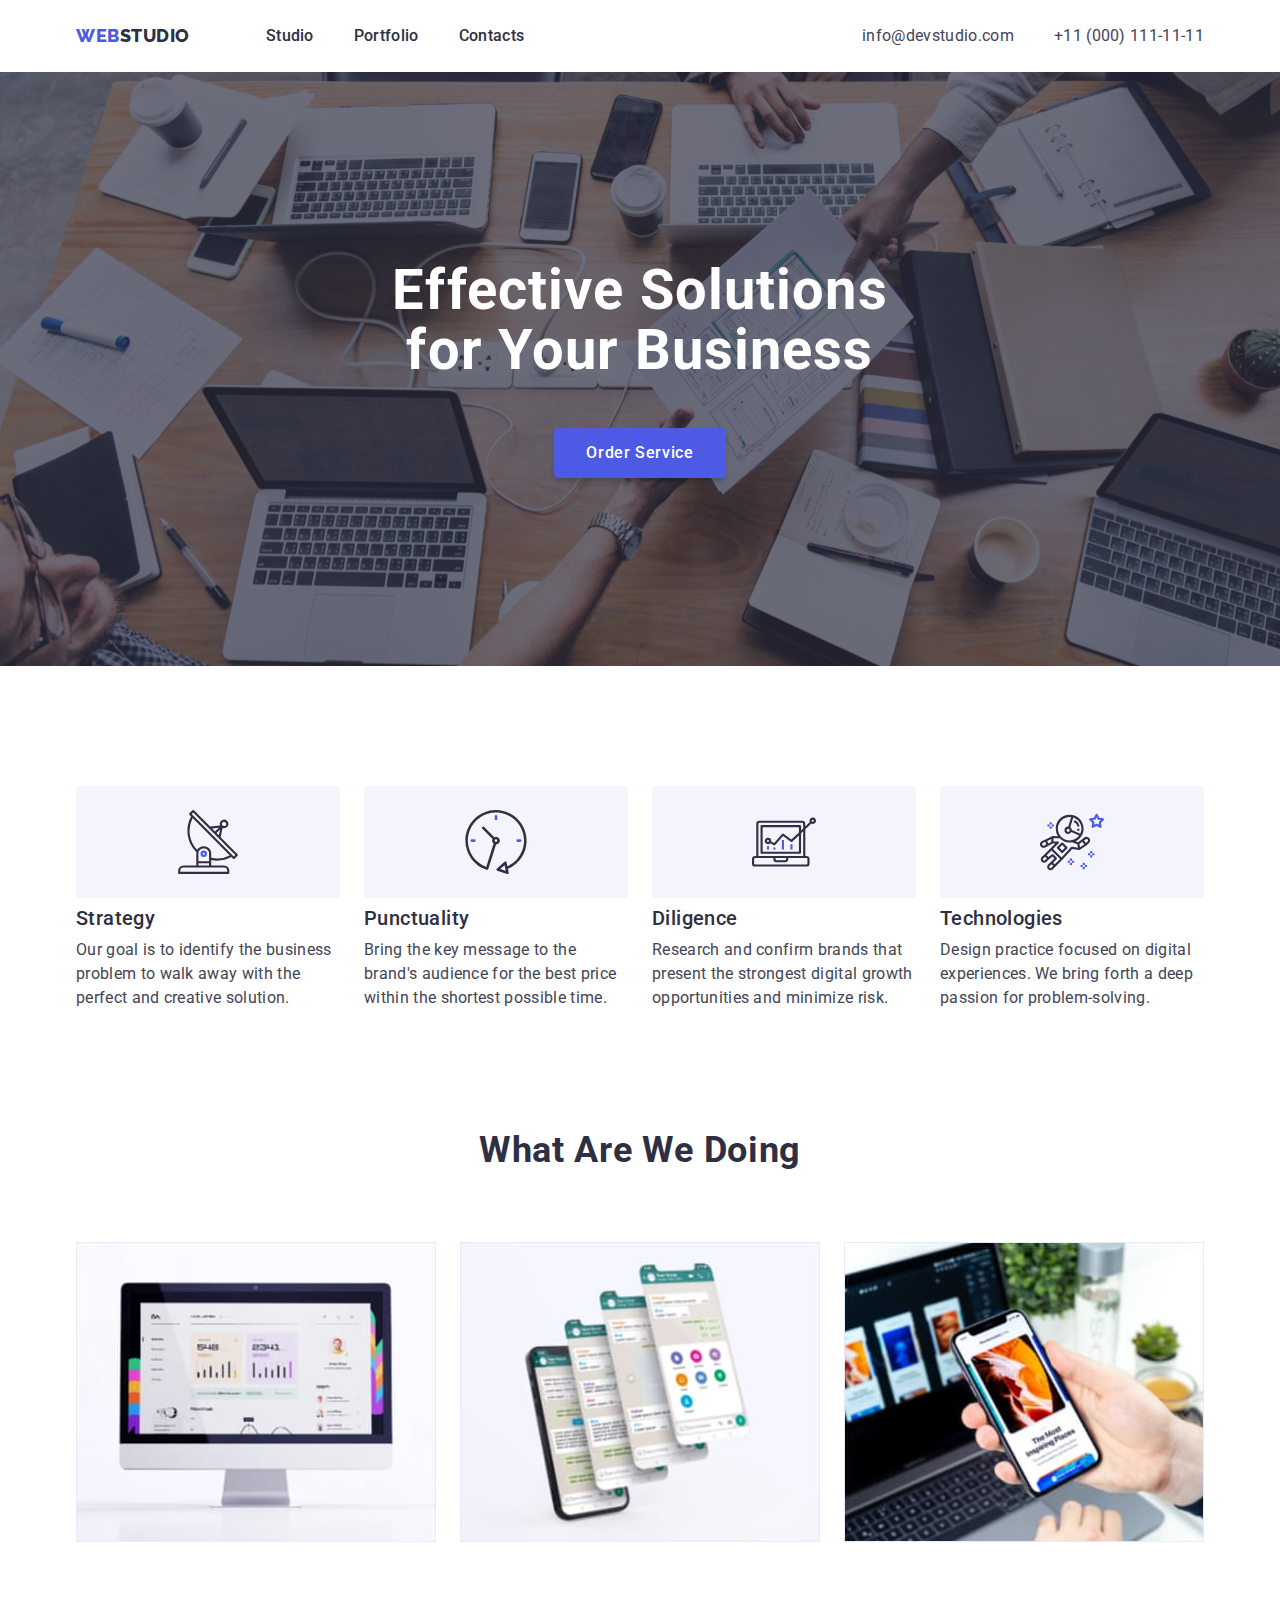
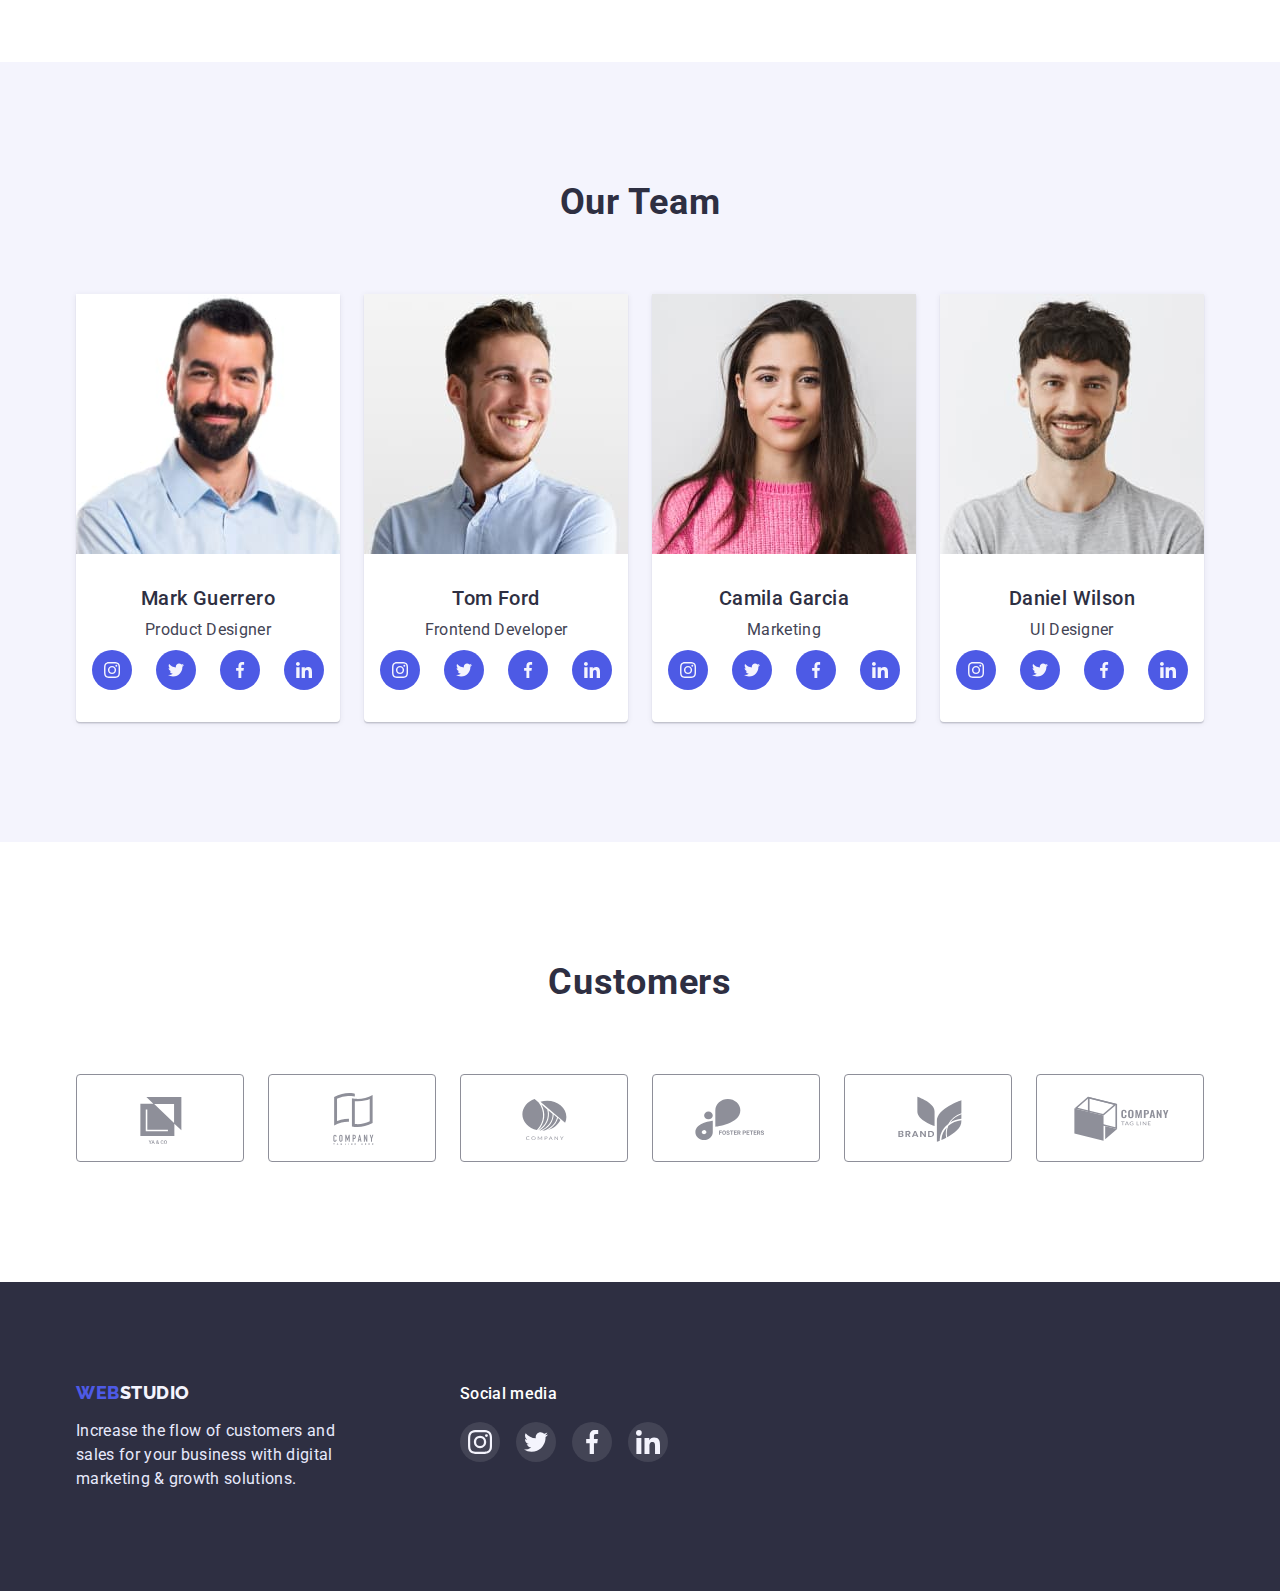
<file: index.html>
<!DOCTYPE html>
<html lang="en">
<head>
    <meta charset="UTF-8">
    <meta http-equiv="X-UA-Compatible" content="IE=edge">
    <meta name="viewport" content="width=device-width, initial-scale=1.0">
    <title>WebStudio</title>
    <!-- Modern normalize -->
    <link rel="stylesheet" href="https://cdn.jsdelivr.net/npm/modern-normalize@1.1.0/modern-normalize.min.css" />
    <link rel="stylesheet" href="./css/styles.css">
    <!--Fonts-->
    <link rel="preconnect" href="https://fonts.googleapis.com">
    <link rel="preconnect" href="https://fonts.gstatic.com" crossorigin>
    <link href="https://fonts.googleapis.com/css2?family=Roboto:wght@400;500;700;900&display=swap" rel="stylesheet">
    
    <link href="https://fonts.googleapis.com/css2?family=Raleway:wght@800&display=swap" rel="stylesheet">
</head>
<body>
    <!--Header-->
    <header class="header">
        <div class="container header-wrapper">
            <nav class="header-nav">
                <a href="./index.html" class="logo">WEB<span class="logo-second-part">STUDIO</span></a>
                <ul class="header-pages">
                    <li><a href="./index.html" class="nav-link">Studio</a></li>
                    <li><a href="./portfolio.html" class="nav-link">Portfolio</a></li>
                    <li><a href="" class="nav-link">Contacts</a></li>
                </ul>
            </nav>
            <!--<address class="header-contacts">-->
                <ul class="contacts-list">
                    <li><a href="mailto:info@devstudio.com" class="contacts-link">info@devstudio.com</a></li>
                    <li><a href="tel:+110001111111" class="contacts-link">+11 (000) 111-11-11</a></li>
                </ul>
            <!--</address>-->
        </div>
    </header>
    <!--Main part of main page-->
    <main>
        <!--Hero section-->
        <section class="hero section">
            <div class="container">
                <h1 class="hero-title">Effective Solutions for Your Business</h1>
                <button type="button" class="hero-btn">Order Service</button>
            </div>
        </section>
        <!--Description section-->
        <section class="features section">
            <div class="container">
                <h2 class="visually-hidden">Our description</h2>
                <ul class="features-list card-set">
                    <li class="features-list-item card-set-item">
                        <div class="features-wrapper">
                            <svg class="features-icon" width="64" height="64">
                                <use href="./images/icons.svg#antenna">
                                </use>
                            </svg>
                        </div>
                        <h3 class="section-subtitle">Strategy</h3>
                        <p class="section-desc">Our goal is to identify the business problem to walk away with the perfect and creative solution.</p>
                    </li>
                    <li class="features-list-item card-set- item">
                        <div class="features-wrapper">
                            <svg class="features-icon" width="64" height="64">
                                <use href="./images/icons.svg#clock">
                                </use>
                            </svg>
                        </div>
                        <h3 class="section-subtitle">Punctuality</h3>
                        <p class="section-desc">Bring the key message to the brand's audience for the best price within the shortest possible time.</p>
                    </li>
                    <li class="features-list-item card-set-item">
                        <div class="features-wrapper">
                            <svg class="features-icon" width="64" height="64">
                                <use href="./images/icons.svg#diagram">
                                </use>
                            </svg>
                        </div>
                        <h3 class="section-subtitle">Diligence</h3>
                        <p class="section-desc">Research and confirm brands that present the strongest digital growth opportunities and minimize risk.</p>
                    </li>
                    <li class="features-list-item card-set-item">
                        <div class="features-wrapper">
                            <svg class="features-icon" width="64" height="64">
                                <use href="./images/icons.svg#astronaut">
                                </use>
                            </svg>
                        </div>
                        <h3 class="section-subtitle">Technologies</h3>
                        <p class="section-desc">Design practice focused on digital experiences. We bring forth a deep passion for problem-solving.</p>
                    </li>
                </ul>
            </div>
        </section>
        <!--What to do section / About-->
        <section class="about section">
            <div class="container">
                <h2 class="section-title">What are we doing</h2>
                <ul class="about-list card-set">
                    <li class="about-item card-set-item"><img src="./images/doing/img1.jpg" alt="Websites" width="360" height="300"></li>
                    <li class="about-item card-set-item"><img src="./images/doing/img2.jpg" alt="Chats" width="360" height="300"></li>
                    <li class="about-item card-set-item"><img src="./images/doing/img3.jpg" alt="Mobile apps" width="360" height="300"></li>
                </ul>
            </div>
        </section>
        <!--Team section-->
        <section class="team section">
            <div class="container">
                <h2 class="section-title">Our Team</h2>
                <ul class="team-list card-set">
                    <li class="team-list-item card-set-item">
                        <img src="./images/team/img1.jpg" alt="Mark Guerrero" width="264" height="260" class="team-photo">
                        <div class="team-wrapper">
                            <h3 class="section-subtitle">Mark Guerrero</h3>
                            <p class="section-desc team-desc">Product Designer</p>
                            <ul class="socials team-socials">
                                <li class="socials-item">
                                    <a class="socials-link team-link" href="https://instagram.com" aria-label="Instagram" target="_blank"
                                        rel="noopener noreferrer">
                                        <svg class="socials-icon" width="16" height="16">
                                            <use href="./images/icons.svg#instagram"></use>
                                        </svg>
                                    </a>
                                </li>
                                <li class="socials-item">
                                    <a class="socials-link team-link" href="" aria-label="Twitter" target="_blank" rel="noopener noreferrer">
                                        <svg class="socials-icon" width="16" height="16">
                                            <use href="./images/icons.svg#twitter"></use>
                                        </svg>
                                    </a>
                                </li>
                                <li class="socials-item">
                                    <a class="socials-link team-link" href="" aria-label="Facebook" target="_blank" rel="noopener noreferrer">
                                        <svg class="socials-icon" width="16" height="16">
                                            <use href="./images/icons.svg#facebook"></use>
                                        </svg>
                                    </a>
                                </li>
                                <li class="socials-item">
                                    <a class="socials-link team-link" href="" aria-label="Linkedin" target="_blank" rel="noopener noreferrer">
                                        <svg class="socials-icon" width="16" height="16">
                                            <use href="./images/icons.svg#linkedin"></use>
                                        </svg>
                                    </a>
                                </li>
                        </div>
                    </li>
                    <li class="team-list-item card-set-item">
                        <img src="./images/team/img2.jpg" alt="Tom Ford" width="264" height="260" class="team-photo">
                        <div class="team-wrapper">
                            <h3 class="section-subtitle">Tom Ford</h3>
                            <p class="section-desc team-desc">Frontend Developer</p>
                            <ul class="socials team-socials">
                                <li class="socials-item">
                                    <a class="socials-link team-link" href="https://instagram.com" aria-label="Instagram" target="_blank"
                                        rel="noopener noreferrer">
                                        <svg class="socials-icon" width="16" height="16">
                                            <use href="./images/icons.svg#instagram"></use>
                                        </svg>
                                    </a>
                                </li>
                                <li class="socials-item">
                                    <a class="socials-link team-link" href="" aria-label="Twitter" target="_blank" rel="noopener noreferrer">
                                        <svg class="socials-icon" width="16" height="16">
                                            <use href="./images/icons.svg#twitter"></use>
                                        </svg>
                                    </a>
                                </li>
                                <li class="socials-item">
                                    <a class="socials-link team-link" href="" aria-label="Facebook" target="_blank" rel="noopener noreferrer">
                                        <svg class="socials-icon" width="16" height="16">
                                            <use href="./images/icons.svg#facebook"></use>
                                        </svg>
                                    </a>
                                </li>
                                <li class="socials-item">
                                    <a class="socials-link team-link" href="" aria-label="Linkedin" target="_blank" rel="noopener noreferrer">
                                        <svg class="socials-icon" width="16" height="16">
                                            <use href="./images/icons.svg#linkedin"></use>
                                        </svg>
                                    </a>
                                </li>
                        </div>
                    </li>
                    <li class="team-list-item card-set-item">
                        <img src="./images/team/img3.jpg" alt="Camila Garcia" width="264" height="260" class="team-photo">
                        <div class="team-wrapper">
                            <h3 class="section-subtitle">Camila Garcia</h3>
                            <p class="section-desc team-desc">Marketing</p>
                            <ul class="socials team-socials">
                                <li class="socials-item">
                                    <a class="socials-link team-link" href="https://instagram.com" aria-label="Instagram" target="_blank"
                                        rel="noopener noreferrer">
                                        <svg class="socials-icon" width="16" height="16">
                                            <use href="./images/icons.svg#instagram"></use>
                                        </svg>
                                    </a>
                                </li>
                                <li class="socials-item">
                                    <a class="socials-link team-link" href="" aria-label="Twitter" target="_blank" rel="noopener noreferrer">
                                        <svg class="socials-icon" width="16" height="16">
                                            <use href="./images/icons.svg#twitter"></use>
                                        </svg>
                                    </a>
                                </li>
                                <li class="socials-item">
                                    <a class="socials-link team-link" href="" aria-label="Facebook" target="_blank" rel="noopener noreferrer">
                                        <svg class="socials-icon" width="16" height="16">
                                            <use href="./images/icons.svg#facebook"></use>
                                        </svg>
                                    </a>
                                </li>
                                <li class="socials-item">
                                    <a class="socials-link team-link" href="" aria-label="Linkedin" target="_blank" rel="noopener noreferrer">
                                        <svg class="socials-icon" width="16" height="16">
                                            <use href="./images/icons.svg#linkedin"></use>
                                        </svg>
                                    </a>
                                </li>
                        </div>
                    </li>
                    <li class="team-list-item card-set-item">
                        <img src="./images/team/img4.jpg" alt="Daniel Wilson" width="264" height="260" class="team-photo">
                        <div class="team-wrapper">
                            <h3 class="section-subtitle">Daniel Wilson</h3>
                            <p class="section-desc team-desc">UI Designer</p>
                            <ul class="socials team-socials">
                                <li class="socials-item">
                                    <a class="socials-link team-link" href="https://instagram.com" aria-label="Instagram" target="_blank"
                                        rel="noopener noreferrer">
                                        <svg class="socials-icon" width="16" height="16">
                                            <use href="./images/icons.svg#instagram"></use>
                                        </svg>
                                    </a>
                                </li>
                                <li class="socials-item">
                                    <a class="socials-link team-link" href="" aria-label="Twitter" target="_blank" rel="noopener noreferrer">
                                        <svg class="socials-icon" width="16" height="16">
                                            <use href="./images/icons.svg#twitter"></use>
                                        </svg>
                                    </a>
                                </li>
                                <li class="socials-item">
                                    <a class="socials-link team-link" href="" aria-label="Facebook" target="_blank" rel="noopener noreferrer">
                                        <svg class="socials-icon" width="16" height="16">
                                            <use href="./images/icons.svg#facebook"></use>
                                        </svg>
                                    </a>
                                </li>
                                <li class="socials-item">
                                    <a class="socials-link team-link" href="" aria-label="Linkedin" target="_blank" rel="noopener noreferrer">
                                        <svg class="socials-icon" width="16" height="16">
                                            <use href="./images/icons.svg#linkedin"></use>
                                        </svg>
                                    </a>
                                </li>
                        </div>
                    </li>
                </ul>
            </div>
        </section>
        <!--Customers section-->
        <section class="customers section">
            <div class="container">
                <h2 class="section-title">Customers</h2>
                <ul class="cust-list">
                    <li class="cust-item">
                        <a class="cust-link" href="" aria-label="Company" target="_blank" rel="noopener noreferrer">
                            <svg class="cust-icon" width="104" height="56">
                                <use href="./images/icons.svg#logo-1"></use>
                            </svg>
                        </a>
                    </li>
                    <li class="cust-item">
                        <a class="cust-link" href="" aria-label="Company" target="_blank" rel="noopener noreferrer">
                            <svg class="cust-icon" width="104" height="56">
                                <use href="./images/icons.svg#logo-2"></use>
                            </svg>
                        </a>
                    </li>
                    <li class="cust-item">
                        <a class="cust-link" href="" aria-label="Company" target="_blank" rel="noopener noreferrer">
                            <svg class="cust-icon" width="104" height="56">
                                <use href="./images/icons.svg#logo-3"></use>
                            </svg>
                        </a>
                    </li>
                    <li class="cust-item">
                        <a class="cust-link" href="" aria-label="Company" target="_blank" rel="noopener noreferrer">
                            <svg class="cust-icon" width="104" height="56">
                                <use href="./images/icons.svg#logo-4"></use>
                            </svg>
                        </a>
                    </li>
                    <li class="cust-item">
                        <a class="cust-link" href="" aria-label="Company" target="_blank" rel="noopener noreferrer">
                            <svg class="cust-icon" width="104" height="56">
                                <use href="./images/icons.svg#logo-5"></use>
                            </svg>
                        </a>
                    </li>
                    <li class="cust-item">
                        <a class="cust-link" href="" aria-label="Company" target="_blank" rel="noopener noreferrer">
                            <svg class="cust-icon" width="104" height="56">
                                <use href="./images/icons.svg#logo-6"></use>
                            </svg>
                        </a>
                    </li>
                </ul>
            </div>
        </section>
    </main>
    <!--Footer-->
    <footer class="footer">
        <div class="container footer-flex">
            <div class="footer-desc">
                <a href="./index.html" class="footer-logo">WEB<span class="footer-second-color">STUDIO</span></a>
                <p class="footer-desc">Increase the flow of customers and sales for your business with digital marketing & growth solutions.</p>
            </div>
            <div class="footer-social">
                <h2 class="footer-social-title">Social media</h2>
                <ul class="socials">
                    <li class="socials-item">
                        <a class="socials-link footer-link" href="https://instagram.com" aria-label="Instagram" target="_blank"
                            rel="noopener noreferrer">
                            <svg class="socials-icon" width="24" height="24">
                                <use href="./images/icons.svg#instagram"></use>
                            </svg>
                        </a>
                    </li>
                    <li class="socials-item">
                        <a class="socials-link footer-link" href="" aria-label="Twitter" target="_blank" rel="noopener noreferrer">
                            <svg class="socials-icon" width="24" height="24">
                                <use href="./images/icons.svg#twitter"></use>
                            </svg>
                        </a>
                    </li>
                    <li class="socials-item">
                        <a class="socials-link footer-link" href="" aria-label="Facebook" target="_blank" rel="noopener noreferrer">
                            <svg class="socials-icon" width="24" height="24">
                                <use href="./images/icons.svg#facebook"></use>
                            </svg>
                        </a>
                    </li>
                    <li class="socials-item">
                        <a class="socials-link footer-link" href="" aria-label="Linkedin" target="_blank" rel="noopener noreferrer">
                            <svg class="socials-icon" width="24" height="24">
                                <use href="./images/icons.svg#linkedin"></use>
                            </svg>
                        </a>
                    </li>
        </div>
        </div>



<!--
<ul class="socials list">
    <li class="socials-item">
        <a class="socials-link link" href="https://instagram.com" aria-label="Instagram" target="_blank"
            rel="noopener noreferrer">
            <svg class="socials-icon" width="20" height="20">
                <use href="./images/icons.svg#instagram"></use>
            </svg>
        </a>
    </li>
-->

    </footer>
</body>
</html>
</file>
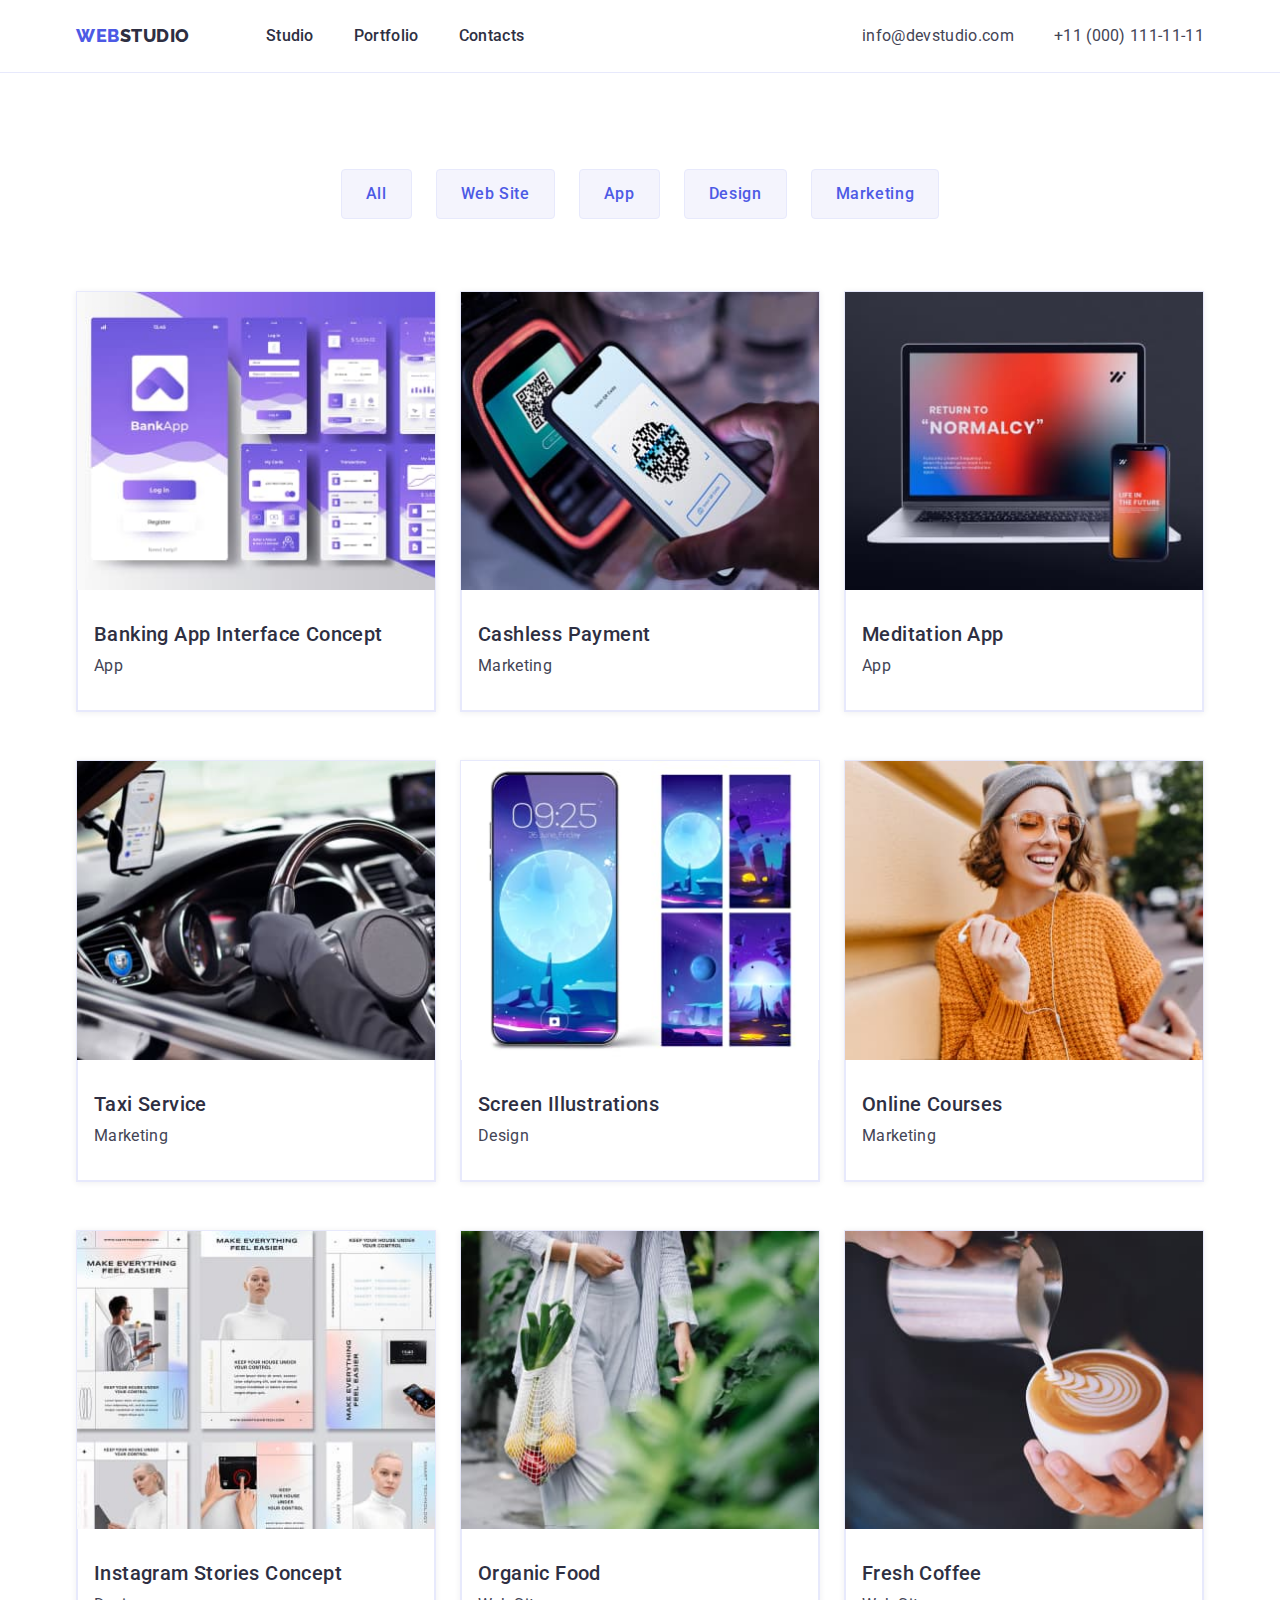
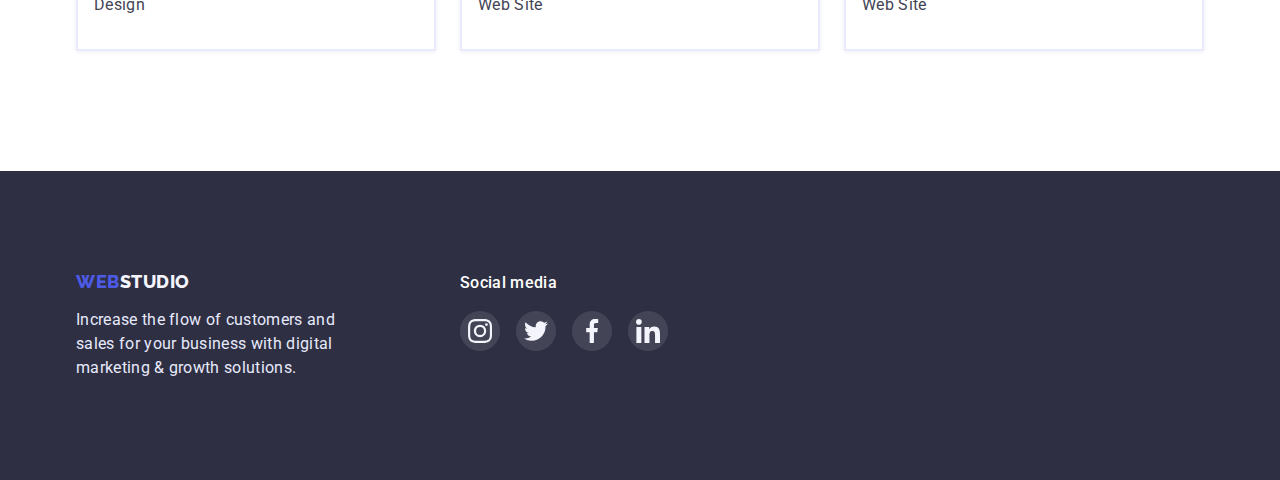
<file: portfolio.html>
<!DOCTYPE html>
<html lang="en">
<head>
    <meta charset="UTF-8">
    <meta http-equiv="X-UA-Compatible" content="IE=edge">
    <meta name="viewport" content="width=device-width, initial-scale=1.0">
    <title>Portfolio</title>
    <!-- Modern normalize -->
    <link rel="stylesheet" href="https://cdn.jsdelivr.net/npm/modern-normalize@1.1.0/modern-normalize.min.css" />
    <link rel="stylesheet" href="./css/styles.css">
    <!--Fonts-->
    <link rel="preconnect" href="https://fonts.googleapis.com">
    <link rel="preconnect" href="https://fonts.gstatic.com" crossorigin>
    <link href="https://fonts.googleapis.com/css2?family=Roboto:wght@400;500;700;900&display=swap" rel="stylesheet">

    <link href="https://fonts.googleapis.com/css2?family=Raleway:wght@800&display=swap" rel="stylesheet">
</head>
<body>
    <!--Header-->
    <header class="header header-portfolio">
        <div class="container header-wrapper">
            <nav class="header-nav">
                <a href="./index.html" class="logo">WEB<span class="logo-second-part">STUDIO</span></a>
                <ul class="header-pages">
                    <li><a href="./index.html" class="nav-link">Studio</a></li>
                    <li><a href="./portfolio.html" class="nav-link">Portfolio</a></li>
                    <li><a href="" class="nav-link">Contacts</a></li>
                </ul>
            </nav>
            <!--<address class="header-contacts">-->
            <ul class="contacts-list">
                <li><a href="mailto:info@devstudio.com" class="contacts-link">info@devstudio.com</a></li>
                <li><a href="tel:+110001111111" class="contacts-link">+11 (000) 111-11-11</a></li>
            </ul>
            <!--</address>-->
        </div>
    </header>
    <!--Portfolio main page-->
    <main>
        <!--Categories list section-->
        <section class="categories-section section">
            <div class="container">
                <h1 hidden>Categories</h1>
                <ul class="ctg-list">
                    <li class="ctg-list-item"><button type="button" class="ctg-btn">All</button></li>
                    <li class="ctg-list-item"><button type="button" class="ctg-btn">Web Site</button></li>
                    <li class="ctg-list-item"><button type="button" class="ctg-btn">App</button></li>
                    <li class="ctg-list-item"><button type="button" class="ctg-btn">Design</button></li>
                    <li class="ctg-list-item"><button type="button" class="ctg-btn">Marketing</button></li>
                </ul>
                <ul class="list card-set">
                    <li class="list-item card-set-item">
                        <a href="" class="card-link">
                            <img src="./images/portfolio/img1.jpg" alt="Banking App Interface Concept" width="360" height="300" class="image">
                            <div class="cards-wrapper">
                                <h2 class="section-subtitle">Banking App Interface Concept</h2>
                                <p class="section-desc">App</p>
                            </div>
                        </a>
                    </li>
                    <li class="list-item card-set-item">
                        <a href="" class="card-link">
                            <img src="./images/portfolio/img2.jpg" alt="Cashless Payment" width="360" height="300" class="image">
                            <div class="cards-wrapper">
                                <h2 class="section-subtitle">Cashless Payment</h2>
                                <p class="section-desc">Marketing</p>
                            </div>
                        </a>
                    </li>
                    <li class="list-item card-set-item">
                        <a href="" class="card-link">
                            <img src="./images/portfolio/img3.jpg" alt="Meditation App" width="360" height="300" class="image">
                            <div class="cards-wrapper">
                                <h2 class="section-subtitle">Meditation App</h2>
                                <p class="section-desc">App</p>
                            </div>
                        </a>
                    </li>
                    <li class="list-item card-set-item">
                        <a href="" class="card-link">
                            <img src="./images/portfolio/img4.jpg" alt="Taxi Service" width="360" height="300" class="image">
                            <div class="cards-wrapper">
                                <h2 class="section-subtitle">Taxi Service</h2>
                                <p class="section-desc">Marketing</p>
                            </div>
                        </a>
                    </li>
                    <li class="list-item card-set-item">
                        <a href="" class="card-link">
                            <img src="./images/portfolio/img5.jpg" alt="Screen Illustrations" width="360" height="300" class="image">
                            <div class="cards-wrapper">
                                <h2 class="section-subtitle">Screen Illustrations</h2>
                                <p class="section-desc">Design</p>
                            </div>
                        </a>
                    </li>
                    <li class="list-item card-set-item">
                        <a href="" class="card-link">
                            <img src="./images/portfolio/img6.jpg" alt="Online Courses" width="360" height="300" class="image">
                            <div class="cards-wrapper">
                                <h2 class="section-subtitle">Online Courses</h2>
                                <p class="section-desc">Marketing</p>
                            </div>
                        </a>
                    </li>
                    <li class="list-item card-set-item">
                        <a href="" class="card-link">
                            <img src="./images/portfolio/img7.jpg" alt="Instagram Stories Concept" width="360" height="300" class="image">
                            <div class="cards-wrapper">
                                <h2 class="section-subtitle">Instagram Stories Concept</h2>
                                <p class="section-desc">Design</p>
                            </div>
                        </a>
                    </li>
                    <li class="list-item card-set-item">
                        <a href="" class="card-link">
                            <img src="./images/portfolio/img8.jpg" alt="Organic Food" width="360" height="300" class="image">
                            <div class="cards-wrapper">
                                <h2 class="section-subtitle">Organic Food</h2>
                                <p class="section-desc">Web Site</p>
                            </div>
                        </a>
                    </li>
                    <li class="list-item card-set-item">
                        <a href="" class="card-link">
                            <img src="./images/portfolio/img9.jpg" alt="Fresh Coffee" width="360" height="300" class="image">
                            <div class="cards-wrapper">
                                <h2 class="section-subtitle">Fresh Coffee</h2>
                                <p class="section-desc">Web Site</p>
                            </div>
                        </a>
                    </li>
                </ul>
            </div>
        </section>
    </main>
    <!--Footer-->
    <footer class="footer">
        <div class="container footer-flex">
            <div class="footer-desc">
                <a href="./index.html" class="footer-logo">WEB<span class="footer-second-color">STUDIO</span></a>
                <p class="footer-desc">Increase the flow of customers and sales for your business with digital marketing &
                    growth solutions.</p>
            </div>
            <div class="footer-social">
                <h2 class="footer-social-title">Social media</h2>
                <ul class="socials">
                    <li class="socials-item">
                        <a class="socials-link footer-link" href="https://instagram.com" aria-label="Instagram"
                            target="_blank" rel="noopener noreferrer">
                            <svg class="socials-icon" width="24" height="24">
                                <use href="./images/icons.svg#instagram"></use>
                            </svg>
                        </a>
                    </li>
                    <li class="socials-item">
                        <a class="socials-link footer-link" href="" aria-label="Twitter" target="_blank"
                            rel="noopener noreferrer">
                            <svg class="socials-icon" width="24" height="24">
                                <use href="./images/icons.svg#twitter"></use>
                            </svg>
                        </a>
                    </li>
                    <li class="socials-item">
                        <a class="socials-link footer-link" href="" aria-label="Facebook" target="_blank"
                            rel="noopener noreferrer">
                            <svg class="socials-icon" width="24" height="24">
                                <use href="./images/icons.svg#facebook"></use>
                            </svg>
                        </a>
                    </li>
                    <li class="socials-item">
                        <a class="socials-link footer-link" href="" aria-label="Linkedin" target="_blank"
                            rel="noopener noreferrer">
                            <svg class="socials-icon" width="24" height="24">
                                <use href="./images/icons.svg#linkedin"></use>
                            </svg>
                        </a>
                    </li>
            </div>
        </div>
    </footer>
</body>
</html>
</file>
<file: css/styles.css>
:root {
    /* Font */
    --main-font: 'Roboto', sans-serif;
    --title-font: 'Raleway', sans-serif;

    /* Text colors  */
    --white-color: #ffffff;
    --text-navyblue: #2E2F42;
    --text-slate: #434455;
    --activate-iris: #4D5AE5;
    --pressed-ocean: #404BBF;
    --success-green-100: rgb(49, 208, 170);
    --success-green-75: rgb(49, 208, 170, 0.75);
    --success-green-50: rgb(49, 208, 170, 0.5);
    --success-green-10: rgba(49, 208, 170, 0.102);
    --light-slate: #8E8F99;
    --accent: #E7E9FC;
    --navyblue-modal: rgb(46, 47, 66, 0.4);


    /* Background colors */
    --bg-light-cloud: #F4F4FD;
    --bg-hero-gray: rgba(46, 47, 66, 0.7);
    --link-dark-bd: rgba(255, 255, 255, 0.1);
    /* Card set */
    --indent: 24px;
    --items: 4;
}

/* reset start */
h1,
h2,
h3,
h4,
h5,
h6,
p {
    margin: 0;
}

ul {
    margin: 0;
    padding: 0;
    list-style: none;
}

a {
    color: currentColor;
    text-decoration: none;
}

button {
    cursor: pointer;
}

img {
    display: block;
}

.visually-hidden {
    position: absolute;
    width: 1px;
    height: 1px;
    margin: -1px;
    border: 0;
    padding: 0;

    white-space: nowrap;
    clip-path: inset(100%);
    clip: rect(0 0 0 0);
    overflow: hidden;
}

/* reset end */

/* Base styles */
body{
    font-family: var(--main-font);
    background-color: var(--white-color);
    font-size: 16px;
}

button{
    box-shadow: 0px 3px 1px rgba(0, 0, 0, 0.1), 0px 2px 1px rgba(0, 0, 0, 0.08), 0px 2px 2px rgba(0, 0, 0, 0.12);
    border-radius: 4px;
    border-width: 0;
    
    cursor: pointer;
}
button:hover,button:focus{
    background: var(--pressed-ocean);
}

.section {
    padding-top: 120px;
    padding-bottom: 120px;
    /*outline: 2px solid blueviolet;
    outline-offset: -2px;*/
}

.container {
    width: 1158px;
    padding-left: 15px;
    padding-right: 15px;
    margin-left: auto;
    margin-right: auto;

    /*outline: 2px solid red;
    outline-offset: -2px;*/
}

/* Card set / grid*/

.card-set {
    display: flex;
    flex-wrap: wrap;

    gap: var(--indent);
}

.card-set-item {
    flex-basis: calc((100% - (var(--indent) * (var(--items) - 1))) / var(--items));
}

/*Header*/
.header{
    padding-top: 24px;
    padding-bottom: 24px;
}
.header-portfolio {
    border-bottom: 1px solid var(--accent);
}
.header-wrapper {
    display: flex;
    align-items: center;

}
.header-nav {
    display: flex;
    align-items: center;
    line-height: 1.5;
    letter-spacing: 0.02em;

    color: var(--text-navyblue);
    margin-right: auto;
}

.logo{
    font-family: var(--title-font);
    font-weight: 800;
    font-size: 18px;
    line-height: calc(24 / 18);
    letter-spacing: 0.03em;

    color: var(--activate-iris);
    margin-right: 76px;
}

.logo-second-part {
    color: var(--text-navyblue);
}

.nav-link {
    display: block;
    font-weight: 500;
    line-height: 1.5;
    letter-spacing: 0.02em;

    color: var(--text-navyblue);
}
.nav-link:hover,
.nav-link:focus {
    color: var(--pressed-ocean)
}

.header-pages {
    display: flex;
    align-items: center;
    gap: 40px;
}

.contacts-list {
    display: flex;
    gap: 40px;
}

.contacts-link {
    font-style: normal;
    line-height: 1.5;
    letter-spacing: 0.02em;

    color: var(--text-slate);
}

.contacts-link:hover,
.contacts-link:focus {
    color: var(--pressed-ocean)
}

/*Footer*/
.footer {
    padding-top: 100px;
    padding-bottom: 100px;
    background-color: var(--text-navyblue);
}

.footer-logo {
    display: block;
    font-family: var(--title-font);
    font-weight: 800;
    font-size: 18px;
    line-height: calc(21 / 18);

    align-items: center;
    letter-spacing: 0.03em;

    color: var(--activate-iris);
    margin-bottom: 16px;
}

.footer-second-color {
    color: var(--bg-light-cloud);
}

.footer-desc {
    width: 264px;
    line-height: 1.5;
    letter-spacing: 0.02em;
    color: var(--accent);
}

.footer-flex {
    display: flex;
    align-items: baseline;
}
.footer-desc {
    margin-right: 120px;
}

.footer-social-title {
    margin-bottom: 16px;

    font-weight: 500;
    font-size: 16px;
    line-height: 1.5;
    letter-spacing: 0.02em;

    color: var(--white-color);
}

.socials {
    display: flex;
    gap: 16px;
}

.footer-list {}

.socials-item {}

.socials-link {
    display: flex;
    justify-content: center;
    align-items: center;
    width: 40px;
    height: 40px;
    background-color: var(--link-dark-bd);
    border-radius: 50%;
}

.footer-link:hover, .footer-link:focus {
    background-color: var(--success-green-100);
}


.socials-icon {}
/* Index HTML Main page*/

/*Main page - Hero section*/
.hero {
    text-align: center;
    padding-top: 188px;
    padding-bottom: 188px;
    background: linear-gradient(rgba(46, 47, 66, 0.7), rgba(46, 47, 66, 0.7)) ,url(../images/hero/hero-bg.jpg);
    background-repeat: no-repeat;
    max-width: 1440px;
    margin: 0 auto;
}

.hero-title {
    max-width: 500px;
    margin-bottom: 48px;
    margin-left: auto;
    margin-right: auto;

    font-size: 56px;
    line-height: calc(60 / 56);
    letter-spacing: 0.02em;

    color: var(--white-color);
}

.hero-btn {
    padding: 16px 32px;
    margin: 0 auto;

    font-weight: 500;
    font-size: 16px;
    letter-spacing: 0.04em;

    background: var(--activate-iris);
    box-shadow: 0px 4px 4px rgba(0, 0, 0, 0.15);

    color: var(--white-color);
}
.hero-btn:hover, .hero-btn:active{
    background: var(--pressed-ocean);
}
/*Main page - Features section*/
.features {
    padding-bottom: 0;
}

.features-title {}

.features-list {
}

.features-list-item {
    flex-basis: 264px;
}

.features-wrapper {
    margin-bottom: 8px;
    height: 112px;
    display: flex;
    justify-content: center;
    align-items: center;

    border-radius: 4px;
    background-color: var(--bg-light-cloud);
}

.features-icon {
}

.section-subtitle {
    margin-bottom: 8px;

    font-weight: 500;
    font-size: 20px;
    line-height: calc(24 / 20);
    letter-spacing: 0.02em;

    color: var(--text-navyblue);
}

.section-desc {
    line-height: 1.5;
    letter-spacing: 0.02em;
    color: var(--text-slate);
}
/*Main page - About section*/
.about {}

.section-title{
    margin-bottom: 72px;

    font-size: 36px;
    text-transform: capitalize;
    line-height: calc(40 / 36);
    letter-spacing: 0.02em;
    text-align: center;
    color: var(--text-navyblue);
}

.about-list {
    --items: 3;
}

.about-item {}

/*Main page - Team section*/
.team {
    background-color: var(--bg-light-cloud);
}

.team-list-item {
    background: var(--white-color);
    box-shadow: 0px 1px 6px rgba(46, 47, 66, 0.08), 0px 1px 1px rgba(46, 47, 66, 0.16), 0px 2px 1px rgba(46, 47, 66, 0.08);
    border-radius: 0px 0px 4px 4px;
}

.team-wrapper {
    padding: 32px 16px;
}

.team-desc {
    margin-bottom: 8px;
}

.team-list-item {
    text-align: center;
}

.team-photo {}

.team-position {
    font-weight: 400;
    font-size: 16px;
    line-height: 1.5;
    letter-spacing: 0.02em;

    color: var(--text-slate);
}

/* Socials team*/
.team-socials {
    gap:24px;
}
.team-link {
    background-color: var(--activate-iris);
    border-radius: 50%;
}
.team-link:hover, .team-link:focus {
    background-color: var(--pressed-ocean);
}

/* Customers section*/

.cust-list {
    display: flex;
    justify-content: center;
    gap: 24px;
}

.cust-item {
    width: 168px;
    height: 88px;
}

.cust-link {
    display: flex;
    justify-content: center;
    align-items: center;
    width: 100%;
    height: 100%;

    color: var(--light-slate);
    border: 1px solid var(--light-slate);
    border-radius: 4px;
}

.cust-link:hover, .cust-link:focus {
    color: var(--pressed-ocean);
    border-color: var(--pressed-ocean);
}
.cust-icon {
    fill: currentColor;
}

/*Portfolio - Catalog section*/

.categories-section {
    padding-top: 96px;
}

.ctg-list {
    display: flex;
    align-items: center;
    justify-content: center;
    gap: 24px;

    margin-bottom: 72px;
}

.ctg-list-item {}

.ctg-btn {
    padding: 12px 24px;

    font-weight: 500;
    font-size: 16px;
    line-height: 1.5;

    letter-spacing: 0.04em;

    box-shadow: none;

    background: var(--bg-light-cloud);
    color: var(--activate-iris);
    border: 1px solid var(--accent);
}

.ctg-btn:hover,
.ctg-btn:focus {
    color: white;
    box-shadow: 0px 3px 1px rgba(0, 0, 0, 0.1), 0px 2px 1px rgba(0, 0, 0, 0.08), 0px 2px 2px rgba(0, 0, 0, 0.12);
}

.cards-wrapper {
    background-color: var(--white-color);
    border: 1px solid var(--accent);
    border-top: none;

    padding: 32px 0px 32px 16px;
}

.list {
    row-gap: 48px;
}

.list-item {
    flex-basis: calc((100% - 48px) / 3);
    border: 1px solid #E7E9FC;
    box-shadow: 0px 1px 6px rgba(46, 47, 66, 0.08);
}

.card-link:hover,
.card-link:focus {
    display: block;
    box-shadow: 0px 1px 6px rgba(46, 47, 66, 0.08), 0px 1px 1px rgba(46, 47, 66, 0.16), 0px 2px 1px rgba(46, 47, 66, 0.08);
}

img {
    display: block;
    max-width: 100%;
    height: auto;
}
</file>
